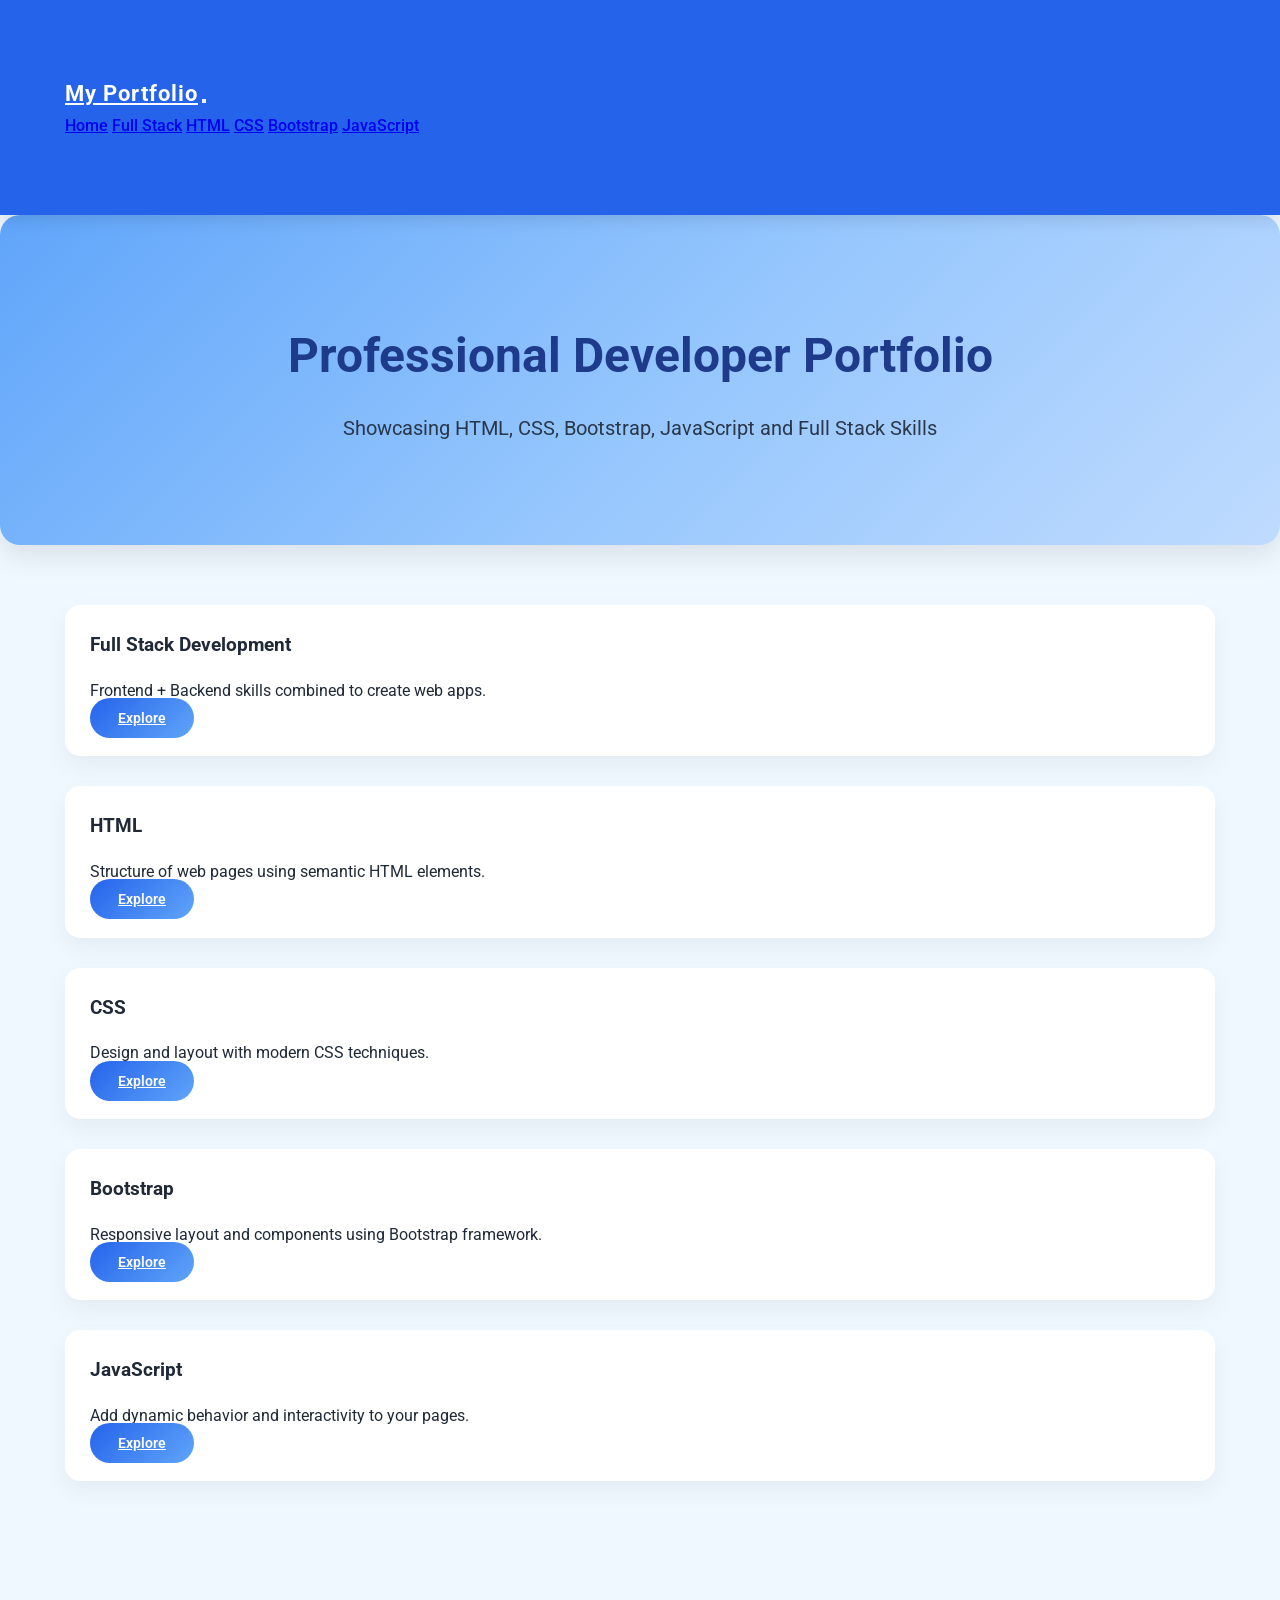
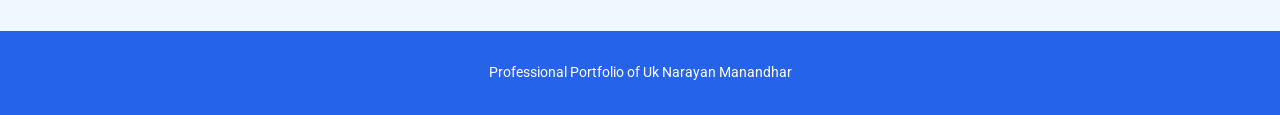
<file: index.html>
<!DOCTYPE html>
<html lang="en">
<head>
<meta charset="UTF-8">
<meta name="viewport" content="width=device-width, initial-scale=1.0">
<title>Professional Portfolio</title>
<link rel="stylesheet" href="css/style.css">
</head>
<body>

<nav class="navbar navbar-expand-lg navbar-light bg-light">
  <div class="container">

    <!-- Logo -->
    <a class="navbar-brand fw-bold" href="#">My Portfolio</a>

    <!-- Toggle button (mobile) -->
    <button class="navbar-toggler" type="button" data-bs-toggle="collapse" data-bs-target="#navbarNav">
      <span class="navbar-toggler-icon"></span>
    </button>

    <!-- Menu -->
    <div class="collapse navbar-collapse" id="navbarNav">
      <div class="navbar-nav mx-auto">
        <a class="nav-link px-3" href="index.html">Home</a>
        <a class="nav-link px-3" href="fullstack.html">Full Stack</a>
        <a class="nav-link px-3" href="html.html">HTML</a>
        <a class="nav-link px-3" href="css.html">CSS</a>
        <a class="nav-link px-3" href="bootstrap.html">Bootstrap</a>
        <a class="nav-link px-3" href="javascript.html">JavaScript</a>
      </div>
    </div>

  </div>
</nav>

<!-- Hero -->
<section class="hero">
  <h1>Professional Developer Portfolio</h1>
  <p>Showcasing HTML, CSS, Bootstrap, JavaScript and Full Stack Skills</p>
</section>

<!-- Sections -->
<section class="container">
  <div class="row">
    <div class="card col-md-4 m-2">
      <h3>Full Stack Development</h3>
      <p>Frontend + Backend skills combined to create web apps.</p>
      <a href="fullstack.html" class="btn">Explore</a>
    </div>
    <div class="card col-md-4 m-2">
      <h3>HTML</h3>
      <p>Structure of web pages using semantic HTML elements.</p>
      <a href="html.html" class="btn">Explore</a>
    </div>
    <div class="card col-md-4 m-2">
      <h3>CSS</h3>
      <p>Design and layout with modern CSS techniques.</p>
      <a href="css.html" class="btn">Explore</a>
    </div>
    <div class="card col-md-4 m-2">
      <h3>Bootstrap</h3>
      <p>Responsive layout and components using Bootstrap framework.</p>
      <a href="bootstrap.html" class="btn">Explore</a>
    </div>
    <div class="card col-md-4 m-2">
      <h3>JavaScript</h3>
      <p>Add dynamic behavior and interactivity to your pages.</p>
      <a href="javascript.html" class="btn">Explore</a>
    </div>
  </div>
</section>

<!-- Footer -->
<footer>
   Professional Portfolio of Uk Narayan Manandhar
</footer>

</body>
</html>
</file>
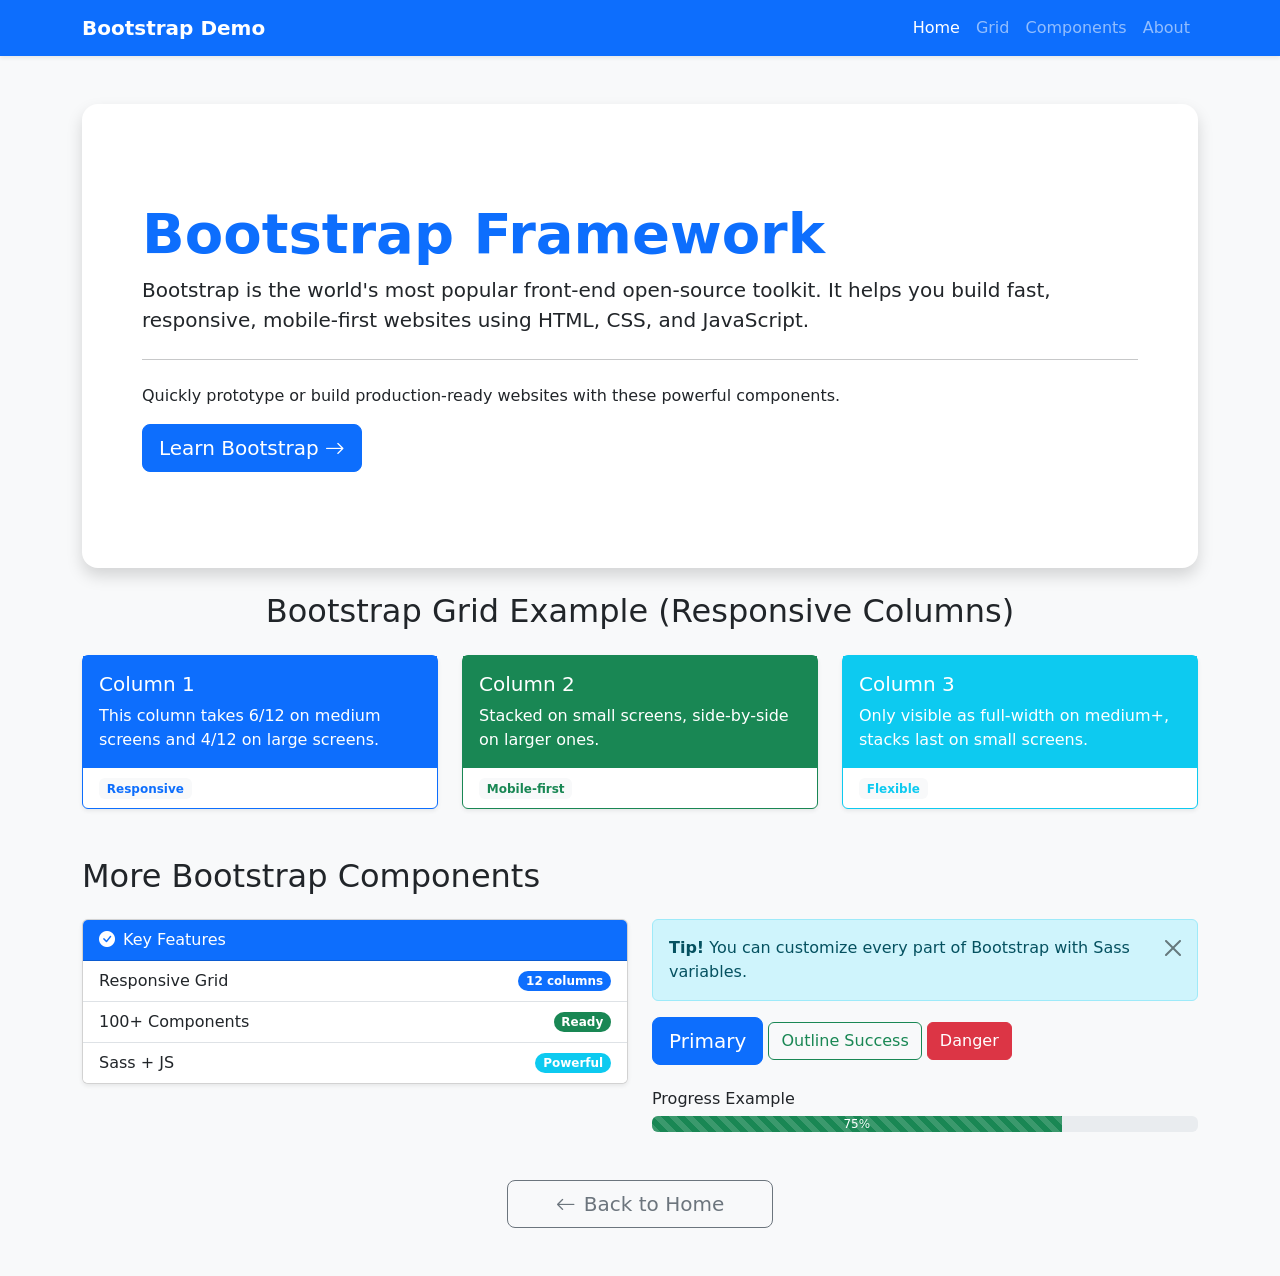
<file: bootstrap.html>
<!DOCTYPE html>
<html lang="en">
<head>
  <meta charset="UTF-8">
  <meta name="viewport" content="width=device-width, initial-scale=1.0">
  <title>Bootstrap Framework - Enhanced Demo</title>
  
  <!-- Bootstrap 5.3 CSS -->
  <link href="https://cdn.jsdelivr.net/npm/bootstrap@5.3.0/dist/css/bootstrap.min.css" rel="stylesheet" integrity="sha384-9ndCyUaIbzAi2FUVXJi0CjmCapSmO7SnpJef0486qhLnuZ2cdeRhO02iuK6FUUVM" crossorigin="anonymous">
  
  <!-- Optional: Bootstrap Icons (very useful) -->
  <link rel="stylesheet" href="https://cdn.jsdelivr.net/npm/bootstrap-icons@1.11.3/font/bootstrap-icons.min.css">
</head>
<body class="bg-light">

  <!-- Navbar -->
  <nav class="navbar navbar-expand-lg bg-primary navbar-dark shadow-sm">
    <div class="container">
      <a class="navbar-brand fw-bold" href="#">Bootstrap Demo</a>
      <button class="navbar-toggler" type="button" data-bs-toggle="collapse" data-bs-target="#navbarNav" aria-controls="navbarNav" aria-expanded="false" aria-label="Toggle navigation">
        <span class="navbar-toggler-icon"></span>
      </button>
      <div class="collapse navbar-collapse" id="navbarNav">
        <ul class="navbar-nav ms-auto">
          <li class="nav-item">
            <a class="nav-link active" aria-current="page" href="#">Home</a>
          </li>
          <li class="nav-item">
            <a class="nav-link" href="#">Grid</a>
          </li>
          <li class="nav-item">
            <a class="nav-link" href="#">Components</a>
          </li>
          <li class="nav-item">
            <a class="nav-link" href="#">About</a>
          </li>
        </ul>
      </div>
    </div>
  </nav>

  <!-- Main Content -->
  <div class="container my-5">

    <!-- Hero / Jumbotron-like section -->
    <div class="p-5 mb-4 bg-white rounded-4 shadow">
      <div class="container-fluid py-5">
        <h1 class="display-4 fw-bold text-primary">Bootstrap Framework</h1>
        <p class="lead">
          Bootstrap is the world's most popular front-end open-source toolkit.  
          It helps you build fast, responsive, mobile-first websites using HTML, CSS, and JavaScript.
        </p>
        <hr class="my-4">
        <p>Quickly prototype or build production-ready websites with these powerful components.</p>
        <a class="btn btn-primary btn-lg" href="https://getbootstrap.com" target="_blank" role="button">
          Learn Bootstrap <i class="bi bi-arrow-right"></i>
        </a>
      </div>
    </div>

    <h2 class="mb-4 text-center">Bootstrap Grid Example (Responsive Columns)</h2>

    <div class="row g-4 mb-5">
      <div class="col-md-6 col-lg-4">
        <div class="card h-100 shadow-sm border-primary">
          <div class="card-body bg-primary text-white">
            <h5 class="card-title">Column 1</h5>
            <p class="card-text">This column takes 6/12 on medium screens and 4/12 on large screens.</p>
          </div>
          <div class="card-footer bg-transparent border-0">
            <span class="badge bg-light text-primary">Responsive</span>
          </div>
        </div>
      </div>

      <div class="col-md-6 col-lg-4">
        <div class="card h-100 shadow-sm border-success">
          <div class="card-body bg-success text-white">
            <h5 class="card-title">Column 2</h5>
            <p class="card-text">Stacked on small screens, side-by-side on larger ones.</p>
          </div>
          <div class="card-footer bg-transparent border-0">
            <span class="badge bg-light text-success">Mobile-first</span>
          </div>
        </div>
      </div>

      <div class="col-md-12 col-lg-4">
        <div class="card h-100 shadow-sm border-info">
          <div class="card-body bg-info text-white">
            <h5 class="card-title">Column 3</h5>
            <p class="card-text">Only visible as full-width on medium+, stacks last on small screens.</p>
          </div>
          <div class="card-footer bg-transparent border-0">
            <span class="badge bg-light text-info">Flexible</span>
          </div>
        </div>
      </div>
    </div>

    <h2 class="mb-4">More Bootstrap Components</h2>

    <div class="row g-4">

      <!-- Card with list group -->
      <div class="col-md-6">
        <div class="card shadow-sm">
          <div class="card-header bg-primary text-white">
            <i class="bi bi-check-circle-fill me-2"></i>Key Features
          </div>
          <ul class="list-group list-group-flush">
            <li class="list-group-item d-flex justify-content-between align-items-center">
              Responsive Grid
              <span class="badge bg-primary rounded-pill">12 columns</span>
            </li>
            <li class="list-group-item d-flex justify-content-between align-items-center">
              100+ Components
              <span class="badge bg-success rounded-pill">Ready</span>
            </li>
            <li class="list-group-item d-flex justify-content-between align-items-center">
              Sass + JS
              <span class="badge bg-info rounded-pill">Powerful</span>
            </li>
          </ul>
        </div>
      </div>

      <!-- Alert + Button group + Progress -->
      <div class="col-md-6">
        <div class="alert alert-info alert-dismissible fade show" role="alert">
          <strong>Tip!</strong> You can customize every part of Bootstrap with Sass variables.
          <button type="button" class="btn-close" data-bs-dismiss="alert" aria-label="Close"></button>
        </div>

        <div class="d-grid gap-3 d-md-block">
          <button class="btn btn-primary btn-lg">Primary</button>
          <button class="btn btn-outline-success">Outline Success</button>
          <button class="btn btn-danger">Danger</button>
        </div>

        <div class="mt-4">
          <h6>Progress Example</h6>
          <div class="progress" role="progressbar" aria-label="Example" aria-valuenow="75" aria-valuemin="0" aria-valuemax="100">
            <div class="progress-bar bg-success progress-bar-striped progress-bar-animated" style="width: 75%">75%</div>
          </div>
        </div>
      </div>

    </div>

    <div class="text-center mt-5">
      <a href="index.html" class="btn btn-outline-secondary btn-lg px-5">
        <i class="bi bi-arrow-left me-2"></i>Back to Home
      </a>
    </div>

  </div>

  <!-- Bootstrap 5 JS (for interactive components like navbar, alerts, etc.) -->
  <script src="https://cdn.jsdelivr.net/npm/bootstrap@5.3.0/dist/js/bootstrap.bundle.min.js" integrity="sha384-geWF76RCwLtnZ8qwWowPQNguL3RmwHVBC9FhGdlKrxdiJJigb/j/68SIy3Te4Bkz" crossorigin="anonymous"></script>
</body>
</html>
</file>
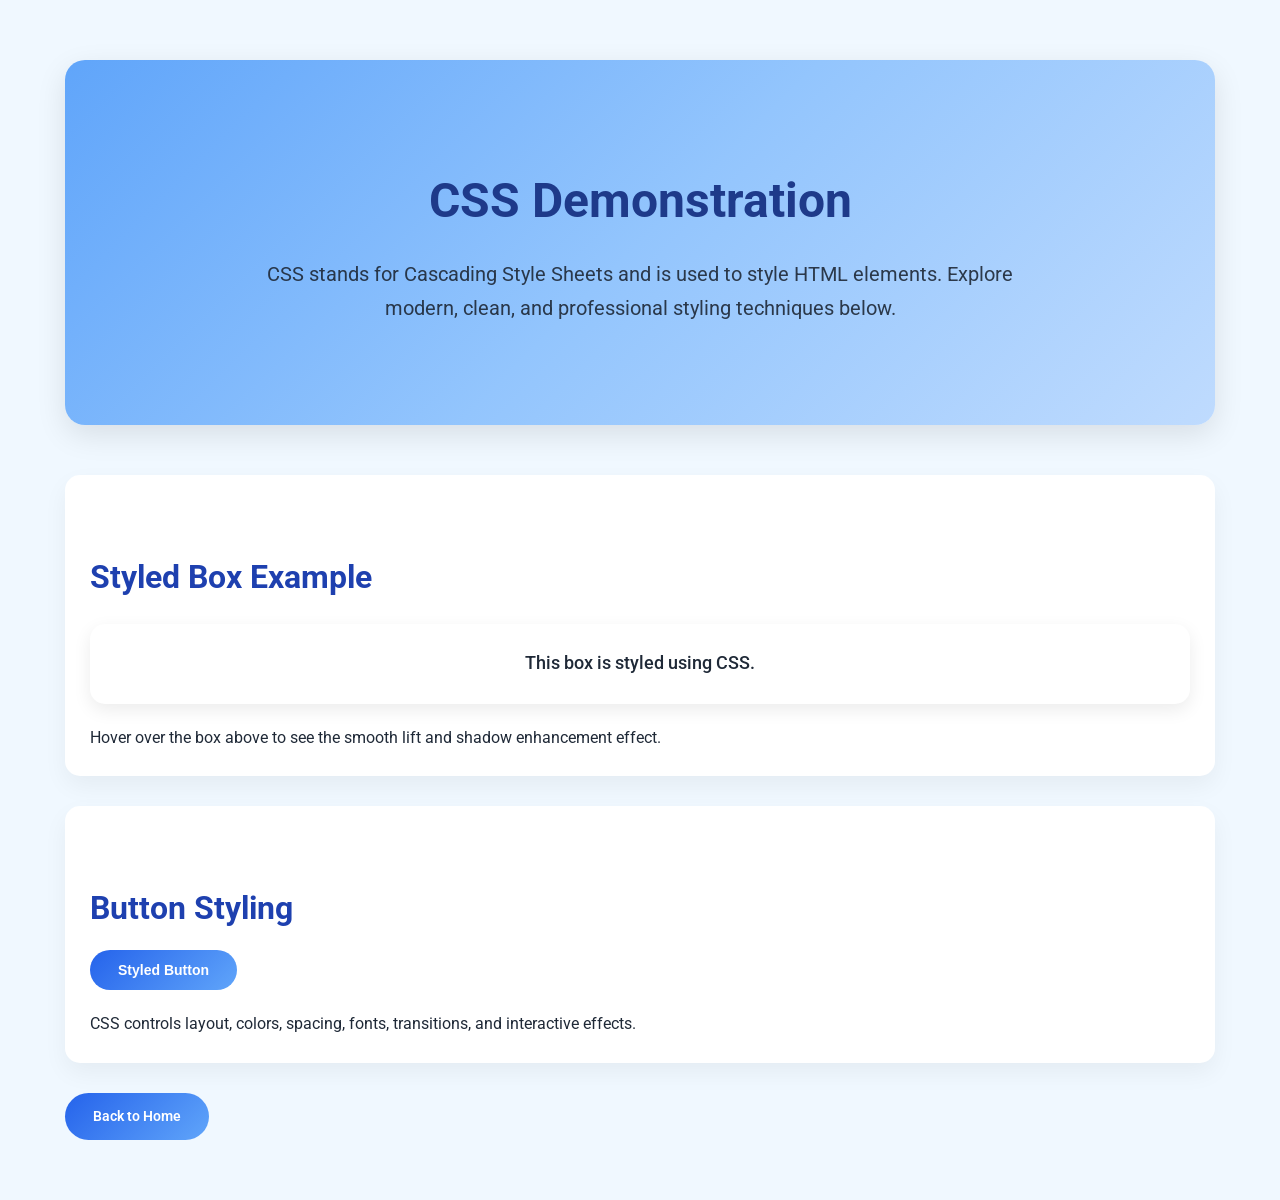
<file: css.html>
<!DOCTYPE html>
<html lang="en">
<head>
  <meta charset="UTF-8">
  <meta name="viewport" content="width=device-width, initial-scale=1.0">
  <title>CSS Demonstration</title>

  <!-- Google Fonts -->
  <link href="https://fonts.googleapis.com/css2?family=Roboto:wght@300;400;500;700&display=swap" rel="stylesheet">

  <style>
  
    * {
      margin: 0;
      padding: 0;
      box-sizing: border-box;
      scroll-behavior: smooth;
    }

    body {
      font-family: 'Roboto', sans-serif;
      background: #f0f8ff; /* light educational vibe */
      color: #1f2937;
      line-height: 1.7;
    }

    /* Container */
    .container {
      max-width: 1200px;
      margin: auto;
      padding: 60px 25px;
    }

    /* Hero Section */
    .hero {
      background: linear-gradient(135deg, #60a5fa, #93c5fd, #bfdbfe);
      color: #1f2937;
      text-align: center;
      padding: 100px 20px;
      border-radius: 20px;
      box-shadow: 0 10px 30px rgba(0,0,0,0.1);
      margin-bottom: 50px;
    }

    .hero h1 {
      font-size: 48px;
      font-weight: 700;
      margin-bottom: 15px;
      color: #1e3a8a;
    }

    .hero p {
      font-size: 20px;
      opacity: 0.9;
      max-width: 800px;
      margin: 0 auto;
    }

    /* Cards / Content Sections */
    .card {
      background: white;
      border-radius: 15px;
      border: none;
      padding: 25px;
      box-shadow: 0 10px 25px rgba(0,0,0,0.05);
      transition: all 0.3s ease;
      margin-bottom: 30px;
    }

    .card:hover {
      transform: translateY(-8px);
      box-shadow: 0 15px 35px rgba(37,99,235,0.2);
    }

    /* Buttons */
    .btn {
      border-radius: 30px;
      padding: 12px 28px;
      font-weight: 600;
      font-size: 14px;
      background: linear-gradient(135deg, #2563eb, #60a5fa);
      border: none;
      color: white;
      cursor: pointer;
      transition: all 0.3s ease;
      display: inline-block;
      text-decoration: none;
    }

    .btn:hover {
      transform: scale(1.05);
      box-shadow: 0 10px 25px rgba(37,99,235,0.3);
    }

    /* Demo Box */
    .demo-box {
      background: white;
      padding: 25px;
      border-radius: 15px;
      margin-top: 20px;
      box-shadow: 0 6px 18px rgba(0,0,0,0.08);
      font-size: 1.1rem;
      text-align: center;
      font-weight: 500;
    }

    /* Headings */
    h1, h2, h3 {
      font-weight: 700;
      margin-bottom: 15px;
      color: #1f2937;
    }

    h2 {
      font-size: 2rem;
      color: #1e40af;
      margin-top: 50px;
    }

    /* Responsive */
    @media (max-width: 768px) {
      .hero h1 {
        font-size: 36px;
      }
      .hero p {
        font-size: 16px;
      }
      .container {
        padding: 40px 20px;
      }
      h2 {
        font-size: 1.7rem;
      }
    }
  </style>
</head>

<body>

  <div class="container">

    <div class="hero">
      <h1>CSS Demonstration</h1>
      <p>CSS stands for Cascading Style Sheets and is used to style HTML elements. Explore modern, clean, and professional styling techniques below.</p>
    </div>

    <div class="card">
      <h2>Styled Box Example</h2>
      <div class="demo-box">
        This box is styled using CSS.
      </div>
      <p style="margin-top: 20px;">
        Hover over the box above to see the smooth lift and shadow enhancement effect.
      </p>
    </div>

    <div class="card">
      <h2>Button Styling</h2>
      <button class="btn">Styled Button</button>
      <p style="margin-top: 20px;">
        CSS controls layout, colors, spacing, fonts, transitions, and interactive effects.
      </p>
    </div>

    <a href="index.html" class="btn">Back to Home</a>

  </div>

</body>
</html>
</file>
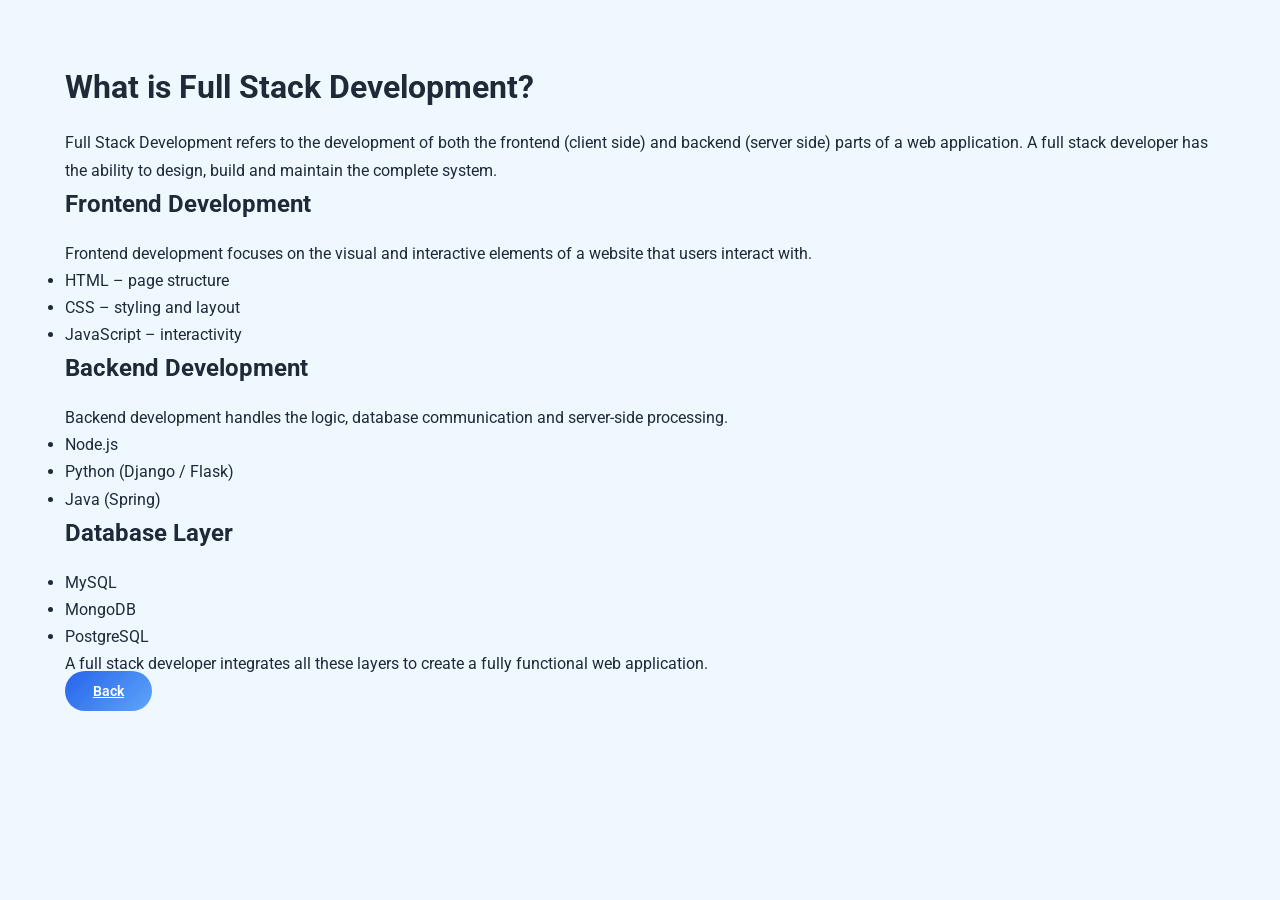
<file: fullstack.html>
<!DOCTYPE html>
<html>

<head>

<title>Full Stack Development</title>

<link rel="stylesheet" href="css/style.css">

</head>

<body>

<div class="container">

<h1>What is Full Stack Development?</h1>

<p>
Full Stack Development refers to the development of both the frontend
(client side) and backend (server side) parts of a web application.
A full stack developer has the ability to design, build and maintain
the complete system.
</p>

<h2>Frontend Development</h2>

<p>
Frontend development focuses on the visual and interactive
elements of a website that users interact with.
</p>

<ul>

<li>HTML – page structure</li>

<li>CSS – styling and layout</li>

<li>JavaScript – interactivity</li>

</ul>

<h2>Backend Development</h2>

<p>
Backend development handles the logic, database communication
and server-side processing.
</p>

<ul>

<li>Node.js</li>

<li>Python (Django / Flask)</li>

<li>Java (Spring)</li>

</ul>

<h2>Database Layer</h2>

<ul>

<li>MySQL</li>

<li>MongoDB</li>

<li>PostgreSQL</li>

</ul>

<p>
A full stack developer integrates all these layers to create
a fully functional web application.
</p>

<a href="index.html" class="btn btn-primary">Back</a>

</div>

</body>

</html>
</file>
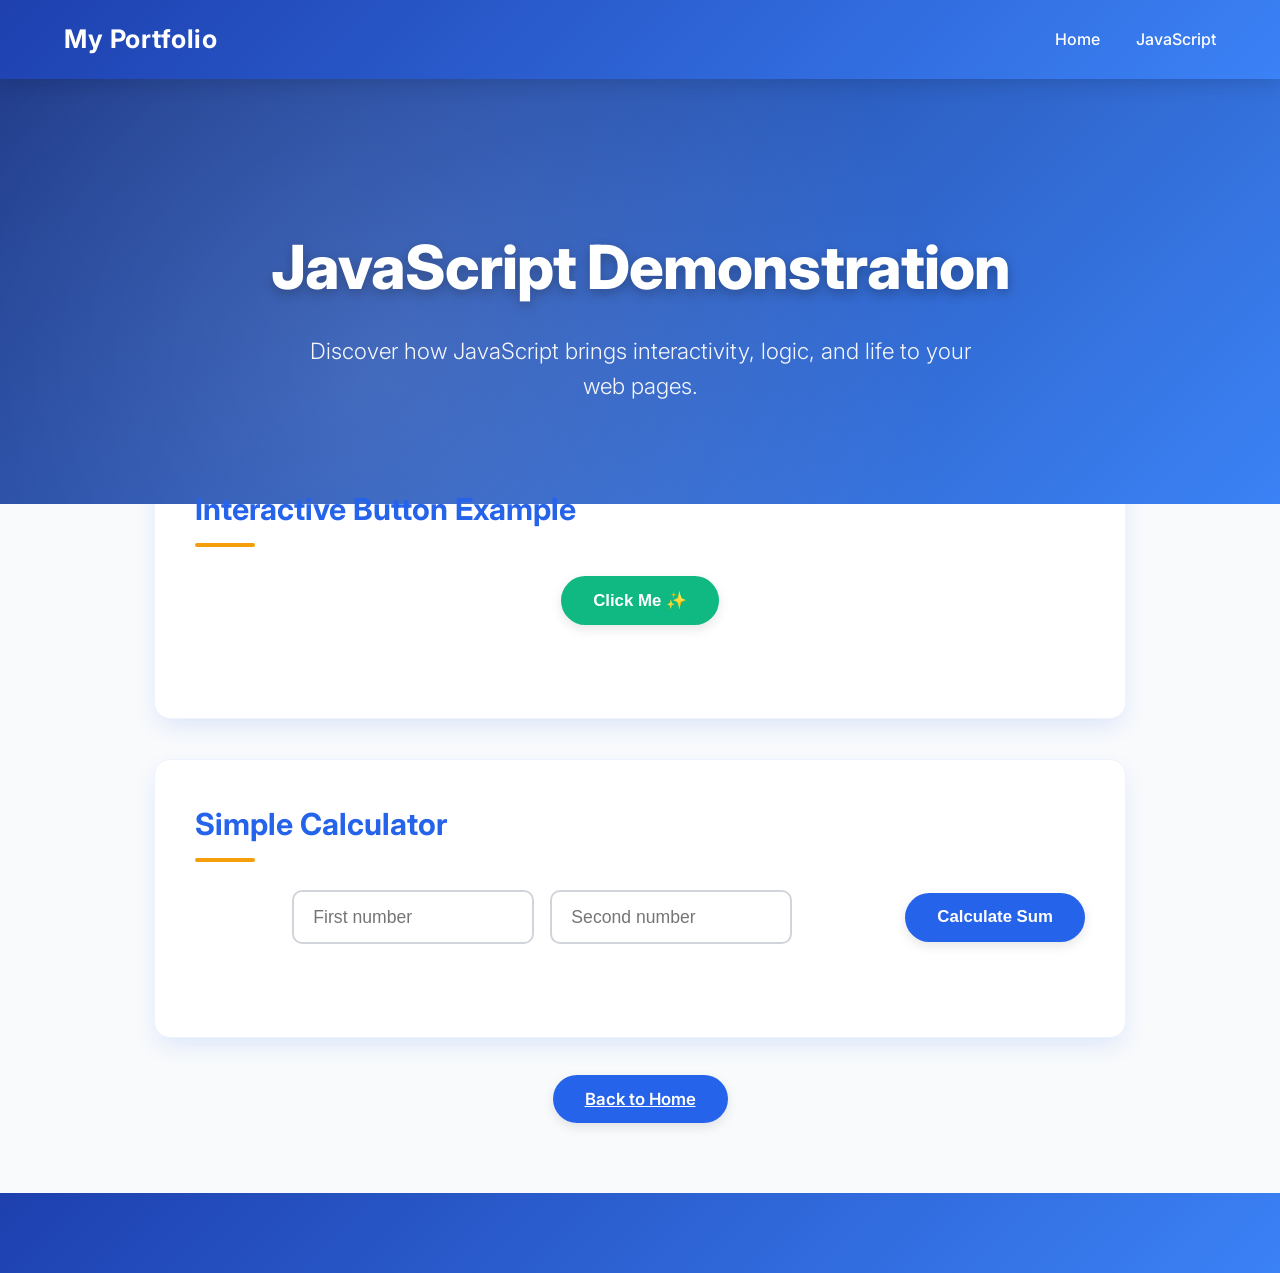
<file: javascript.html>
<!DOCTYPE html>
<html lang="en">
<head>
  <meta charset="UTF-8">
  <meta name="viewport" content="width=device-width, initial-scale=1.0">
  <title>JavaScript Demo | Interactive Magic</title>

  <!-- Google Fonts -->
  <link href="https://fonts.googleapis.com/css2?family=Inter:wght@300;400;500;600;700&family=Fira+Code:wght@400;500&display=swap" rel="stylesheet">

  <style>
    :root {
      --primary: #2563eb;
      --primary-dark: #1d4ed8;
      --accent: #f59e0b;
      --success: #10b981;
      --text: #1f2937;
      --text-light: #4b5563;
      --bg: #f8fafc;
      --card: #ffffff;
      --shadow-sm: 0 4px 6px -1px rgba(0,0,0,0.1);
      --shadow-md: 0 10px 25px -5px rgba(37,99,235,0.15);
    }

    * {
      margin: 0;
      padding: 0;
      box-sizing: border-box;
    }

    body {
      font-family: 'Inter', system-ui, sans-serif;
      background: var(--bg);
      color: var(--text);
      line-height: 1.6;
    }

    /* Navbar */
    .navbar {
      background: linear-gradient(135deg, #1e40af, #3b82f6);
      padding: 1.2rem 5%;
      position: sticky;
      top: 0;
      z-index: 1000;
      box-shadow: 0 4px 20px rgba(0,0,0,0.15);
      display: flex;
      justify-content: space-between;
      align-items: center;
    }

    .navbar-brand {
      color: white;
      font-size: 1.6rem;
      font-weight: 700;
      text-decoration: none;
      letter-spacing: 0.5px;
    }

    .nav-links a {
      color: white;
      text-decoration: none;
      margin-left: 2rem;
      font-weight: 500;
      transition: all 0.3s ease;
    }

    .nav-links a:hover {
      color: var(--accent);
      transform: translateY(-2px);
    }

    /* Hero */
    .hero {
      background: linear-gradient(135deg, #1e3a8a 0%, #3b82f6 100%);
      color: white;
      text-align: center;
      padding: 140px 5% 100px;
      position: relative;
      overflow: hidden;
    }

    .hero::before {
      content: '';
      position: absolute;
      top: 0; left: 0; right: 0; bottom: 0;
      background: radial-gradient(circle at 30% 70%, rgba(255,255,255,0.12) 0%, transparent 60%);
      pointer-events: none;
    }

    .hero h1 {
      font-size: 3.8rem;
      font-weight: 800;
      margin-bottom: 1rem;
      letter-spacing: -1px;
      text-shadow: 0 4px 12px rgba(0,0,0,0.3);
    }

    .hero p {
      font-size: 1.4rem;
      max-width: 700px;
      margin: 0 auto;
      opacity: 0.95;
      font-weight: 300;
    }

    /* Container & Cards */
    .container {
      max-width: 1100px;
      margin: -60px auto 80px;
      padding: 0 5%;
    }

    .demo-card {
      background: var(--card);
      border-radius: 16px;
      padding: 2.5rem;
      margin-bottom: 2.5rem;
      box-shadow: var(--shadow-md);
      transition: all 0.35s ease;
      border: 1px solid rgba(37,99,235,0.08);
    }

    .demo-card:hover {
      transform: translateY(-10px);
      box-shadow: 0 20px 40px rgba(37,99,235,0.18);
    }

    .demo-card h2 {
      color: var(--primary);
      font-size: 1.9rem;
      margin-bottom: 1.8rem;
      position:relative ;
      padding-bottom: 0.8rem;
    }

    .demo-card h2::after {
      content: '';
      position: absolute;
      bottom: 0;
      left: 0;
      width: 60px;
      height: 4px;
      background: var(--accent);
      border-radius: 2px;
    }

    /* Inputs & Buttons */
    input[type="number"] {
      padding: 0.9rem 1.2rem;
      font-size: 1.1rem;
      border: 2px solid #d1d5db;
      border-radius: 10px;
      width: 100%; /* Full width by default for mobile */
      transition: all 0.25s;
      box-sizing: border-box;
    }

    input[type="number"]:focus {
      outline: none;
      border-color: var(--primary);
      box-shadow: 0 0 0 3px rgba(37,99,235,0.15);
    }

    /* Calculator specific styles */
    .calculator-container {
      display: flex;
      flex-wrap: wrap;
      gap: 1rem;
      justify-content: center;
      align-items: center;
    }

    .calculator-inputs {
      display: flex;
      gap: 1rem;
      width: 100%;
      max-width: 500px;
      margin: 0 auto;
    }

    .calculator-inputs input[type="number"] {
      flex: 1; /* Each input takes equal width */
      min-width: 0; /* Prevents flex items from overflowing */
    }

    .btn {
      padding: 0.9rem 2rem;
      font-size: 1.05rem;
      font-weight: 600;
      border: none;
      border-radius: 50px;
      cursor: pointer;
      transition: all 0.3s ease;
      box-shadow: 0 4px 12px rgba(0,0,0,0.1);
      white-space: nowrap;
    }

    .btn-primary {
      background: var(--primary);
      color: white;
    }

    .btn-primary:hover {
      background: var(--primary-dark);
      transform: translateY(-3px);
      box-shadow: 0 12px 25px rgba(37,99,235,0.3);
    }

    .btn-success {
      background: var(--success);
      color: white;
    }

    .btn-success:hover {
      background: #059669;
      transform: translateY(-3px);
      box-shadow: 0 12px 25px rgba(16,185,129,0.3);
    }

    #message, #result {
      margin-top: 1.5rem;
      font-size: 1.3rem;
      font-weight: 600;
      min-height: 1.8rem;
      color: var(--primary);
      text-align: center;
      width: 100%;
    }

    /* Footer */
    footer {
      background: linear-gradient(135deg, #1e40af, #3b82f6);
      color: white;
      text-align: center;
      padding: 2.5rem;
      font-size: 1.1rem;
      margin-top: 60px;
    }

    @media (max-width: 768px) {
      .hero h1 { font-size: 2.8rem; }
      .hero { padding: 100px 5% 70px; }
      .container { margin-top: -40px; }
      
      .calculator-inputs {
        flex-direction: column;
        gap: 0.8rem;
      }
      
      .btn {
        width: 100%;
      }
    }

    @media (min-width: 769px) {
      .calculator-container {
        flex-wrap: nowrap;
      }
      
      .calculator-inputs {
        flex: 1;
      }
      
      .calculator-container .btn {
        flex: 0 0 auto;
      }
    }
  </style>
</head>
<body>

  <!-- Navbar -->
  <nav class="navbar">
    <a class="navbar-brand" href="index.html">My Portfolio</a>
    <div class="nav-links">
      <a href="index.html">Home</a>
      <a href="javascript.html">JavaScript</a>
    </div>
  </nav>

  <!-- Hero -->
  <section class="hero">
    <h1>JavaScript Demonstration</h1>
    <p>Discover how JavaScript brings interactivity, logic, and life to your web pages.</p>
  </section>

  <div class="container">

    <div class="demo-card">
      <h2>Interactive Button Example</h2>
      <div style="text-align: center;">
        <button onclick="showMessage()" class="btn btn-success">Click Me ✨</button>
        <p id="message"></p>
      </div>
    </div>

    <div class="demo-card">
      <h2>Simple Calculator</h2>
      <div class="calculator-container">
        <div class="calculator-inputs">
          <input type="number" id="num1" placeholder="First number" required>
          <input type="number" id="num2" placeholder="Second number" required>
        </div>
        <button onclick="addNumbers()" class="btn btn-primary">Calculate Sum</button>
      </div>
      <p id="result"></p>
    </div>

    <div style="text-align: center; margin: 3rem 0;">
      <a href="index.html" class="btn btn-primary">Back to Home</a>
    </div>

  </div>

  <footer>
  </footer>

  <script>
    function showMessage() {
      const msg = document.getElementById('message');
      msg.textContent = "JavaScript is working! 🚀 You just triggered me!";
      msg.style.color = "#10b981";
      setTimeout(() => { msg.textContent = ""; }, 4000);
    }

    function addNumbers() {
      const num1 = parseFloat(document.getElementById('num1').value);
      const num2 = parseFloat(document.getElementById('num2').value);
      const result = document.getElementById('result');

      if (isNaN(num1) || isNaN(num2)) {
        result.textContent = "Please enter valid numbers!";
        result.style.color = "#ef4444";
      } else {
        result.textContent = `Result: ${num1 + num2}`;
        result.style.color = "#2563eb";
      }
    }
  </script>

</body>
</html>
</file>
<file: css/style.css>
/* ===============================
   EDUCATIONAL LIGHT PROFESSIONAL THEME
   =============================== */

/* Google Fonts */
@import url('https://fonts.googleapis.com/css2?family=Roboto:wght@300;400;500;700&display=swap');

/* Reset */
*{
  margin:0;
  padding:0;
  box-sizing:border-box;
  scroll-behavior:smooth;
}

body{
  font-family:'Roboto',sans-serif;
  background:#f0f8ff; /* light educational vibe */
  color:#1f2937;
  line-height:1.7;
}

/* Container */
.container{
  max-width:1200px;
  margin:auto;
  padding:60px 25px;
}

/* Navbar */
.navbar{
  background:#2563eb; /* bright blue educational color */
  padding:15px 0;
  box-shadow:0 5px 15px rgba(0,0,0,0.1);
  position:sticky;
  top:0;
  z-index:100;
}

.navbar-brand{
  color:white;
  font-weight:700;
  font-size:22px;
  letter-spacing:1px;
}

.nav-link {
    font-weight: 500;
    transition: 0.3s;
}


.nav-link:hover{
  color:#ffd700; /* yellow highlight */
}

/* Hero Section */
.hero{
  background:linear-gradient(135deg,#60a5fa,#93c5fd,#bfdbfe); 
  color:#1f2937;
  text-align:center;
  padding:100px 20px;
  border-radius:20px;
  box-shadow:0 10px 30px rgba(0,0,0,0.1);
}

.hero h1{
  font-size:48px;
  font-weight:700;
  margin-bottom:15px;
  color:#1e3a8a;
}

.hero p{
  font-size:20px;
  opacity:0.9;
}

/* Cards */
.card{
  background:white;
  border-radius:15px;
  border:none;
  padding:25px;
  box-shadow:0 10px 25px rgba(0,0,0,0.05);
  transition:all 0.3s ease;
  margin-bottom:30px; /* big gap between cards */
}

.card:hover{
  transform:translateY(-8px);
  box-shadow:0 15px 35px rgba(37,99,235,0.2);
}

/* Buttons */
.btn{
  border-radius:30px;
  padding:12px 28px;
  font-weight:600;
  font-size:14px;
  background:linear-gradient(135deg,#2563eb,#60a5fa);
  border:none;
  color:white;
  cursor:pointer;
  transition:all 0.3s ease;
}

.btn:hover{
  transform:scale(1.05);
  box-shadow:0 10px 25px rgba(37,99,235,0.3);
}

/* Demo Box */
.demo-box{
  background:white;
  padding:25px;
  border-radius:15px;
  margin-top:20px;
  box-shadow:0 6px 18px rgba(0,0,0,0.08);
}

/* Code Box */
.code-box{
  background:#f1f5f9;
  color:#1f2937;
  padding:20px;
  border-radius:12px;
  font-family:monospace;
  font-size:14px;
  margin-top:20px;
  overflow-x:auto;
  border:1px solid #cbd5e1;
}

/* Headings */
h1,h2,h3{
  font-weight:700;
  margin-bottom:15px;
  color:#1f2937;
}

/* Footer */
footer{
  background:#2563eb;
  color:white;
  text-align:center;
  padding:30px;
  margin-top:60px;
  font-size:14px;
}

/* Responsive */
@media(max-width:768px){
  .hero h1{
    font-size:36px;
  }
  .hero p{
    font-size:16px;
  }
  .container{
    padding:40px 20px;
  }
}
</file>
